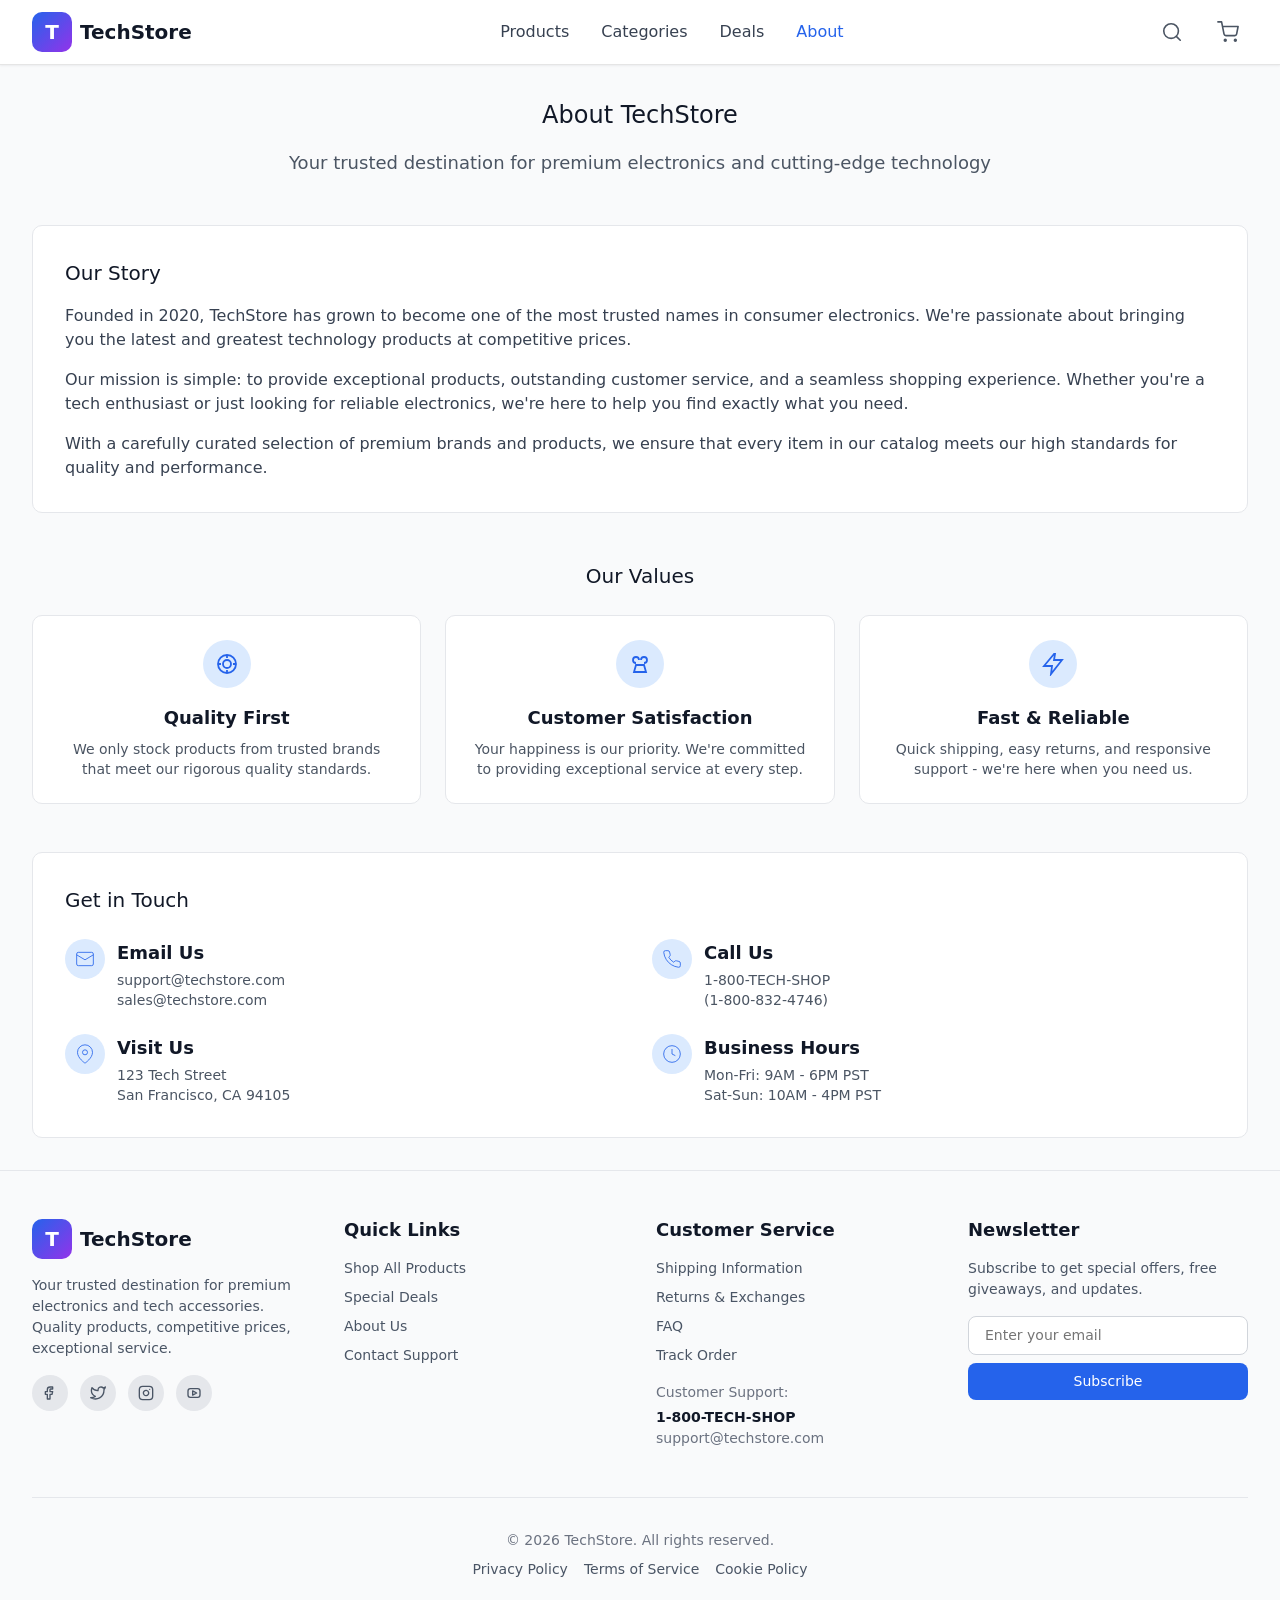
<file: about.html>
<!DOCTYPE html>
<html lang="en">
<head>
  <meta charset="UTF-8">
  <meta name="viewport" content="width=device-width, initial-scale=1.0">
  <title>About &mdash; TechStore</title>
  <link rel="stylesheet" href="css/global.css">
  <link rel="stylesheet" href="css/header.css">
  <link rel="stylesheet" href="css/footer.css">
  <link rel="stylesheet" href="css/about.css">
</head>
<body>
<div class="page-wrapper">
  <div id="site-header" data-page="about"></div>

  <main class="about-page">
    <div class="container">
      <div class="about-hero">
        <h1>About TechStore</h1>
        <p>Your trusted destination for premium electronics and cutting-edge technology</p>
      </div>

      <section class="about-panel about-story">
        <h2>Our Story</h2>
        <div class="about-story__body">
          <p>Founded in 2020, TechStore has grown to become one of the most trusted names in consumer electronics. We're passionate about bringing you the latest and greatest technology products at competitive prices.</p>
          <p>Our mission is simple: to provide exceptional products, outstanding customer service, and a seamless shopping experience. Whether you're a tech enthusiast or just looking for reliable electronics, we're here to help you find exactly what you need.</p>
          <p>With a carefully curated selection of premium brands and products, we ensure that every item in our catalog meets our high standards for quality and performance.</p>
        </div>
      </section>

      <section class="about-values">
        <h2>Our Values</h2>
        <div class="about-values__grid">
          <article class="about-value-card">
            <div class="about-value-card__icon-wrap">
              <div class="about-value-card__icon" aria-hidden="true">
                <svg viewBox="0 0 24 24" fill="none" stroke="currentColor"><circle cx="12" cy="12" r="9"></circle><circle cx="12" cy="12" r="4"></circle><path d="M12 3v3M12 18v3M3 12h3M18 12h3"></path></svg>
              </div>
            </div>
            <h3>Quality First</h3>
            <p>We only stock products from trusted brands that meet our rigorous quality standards.</p>
          </article>

          <article class="about-value-card">
            <div class="about-value-card__icon-wrap">
              <div class="about-value-card__icon" aria-hidden="true">
                <svg viewBox="0 0 24 24" fill="none" stroke="currentColor"><path d="M16 11c1.7 0 3-1.3 3-3s-1.3-3-3-3-3 1.3-3 3"></path><path d="M8 11c-1.7 0-3-1.3-3-3s1.3-3 3-3 3 1.3 3 3"></path><path d="M8 13h8l2 7H6l2-7z"></path></svg>
              </div>
            </div>
            <h3>Customer Satisfaction</h3>
            <p>Your happiness is our priority. We're committed to providing exceptional service at every step.</p>
          </article>

          <article class="about-value-card">
            <div class="about-value-card__icon-wrap">
              <div class="about-value-card__icon" aria-hidden="true">
                <svg viewBox="0 0 24 24" fill="none" stroke="currentColor"><path d="M13 2 3 14h8l-1 8 11-14h-8l1-6z"></path></svg>
              </div>
            </div>
            <h3>Fast & Reliable</h3>
            <p>Quick shipping, easy returns, and responsive support - we're here when you need us.</p>
          </article>
        </div>
      </section>

      <section class="about-panel about-contact">
        <h2>Get in Touch</h2>
        <div class="about-contact__grid">
          <div class="about-contact__item">
            <div class="about-contact__icon" aria-hidden="true">
              <svg viewBox="0 0 24 24" fill="none" stroke="currentColor"><rect x="2" y="4" width="20" height="16" rx="2"></rect><path d="m22 7-10 6L2 7"></path></svg>
            </div>
            <div class="about-contact__content">
              <h3>Email Us</h3>
              <p>support@techstore.com</p>
              <p>sales@techstore.com</p>
            </div>
          </div>

          <div class="about-contact__item">
            <div class="about-contact__icon" aria-hidden="true">
              <svg viewBox="0 0 24 24" fill="none" stroke="currentColor"><path d="M22 16.9v3a2 2 0 0 1-2.2 2 19.8 19.8 0 0 1-8.6-3.1 19.5 19.5 0 0 1-6-6 19.8 19.8 0 0 1-3.1-8.7A2 2 0 0 1 4.1 2h3a2 2 0 0 1 2 1.7c.1 1 .4 1.9.7 2.8a2 2 0 0 1-.5 2.1L8.1 9.9a16 16 0 0 0 6 6l1.3-1.3a2 2 0 0 1 2.1-.4c.9.3 1.8.6 2.8.7A2 2 0 0 1 22 16.9z"></path></svg>
            </div>
            <div class="about-contact__content">
              <h3>Call Us</h3>
              <p>1-800-TECH-SHOP</p>
              <p>(1-800-832-4746)</p>
            </div>
          </div>

          <div class="about-contact__item">
            <div class="about-contact__icon" aria-hidden="true">
              <svg viewBox="0 0 24 24" fill="none" stroke="currentColor"><path d="M21 10c0 7-9 13-9 13S3 17 3 10a9 9 0 0 1 18 0z"></path><circle cx="12" cy="10" r="3"></circle></svg>
            </div>
            <div class="about-contact__content">
              <h3>Visit Us</h3>
              <p>123 Tech Street</p>
              <p>San Francisco, CA 94105</p>
            </div>
          </div>

          <div class="about-contact__item">
            <div class="about-contact__icon" aria-hidden="true">
              <svg viewBox="0 0 24 24" fill="none" stroke="currentColor"><circle cx="12" cy="12" r="10"></circle><path d="M12 6v6l4 2"></path></svg>
            </div>
            <div class="about-contact__content">
              <h3>Business Hours</h3>
              <p>Mon-Fri: 9AM - 6PM PST</p>
              <p>Sat-Sun: 10AM - 4PM PST</p>
            </div>
          </div>
        </div>
      </section>
    </div>
  </main>

  <div id="site-footer"></div>
</div>

<script src="js/header.js"></script>
<script src="js/footer.js"></script>
<script src="js/layout.js"></script>
</body>
</html>
</file>
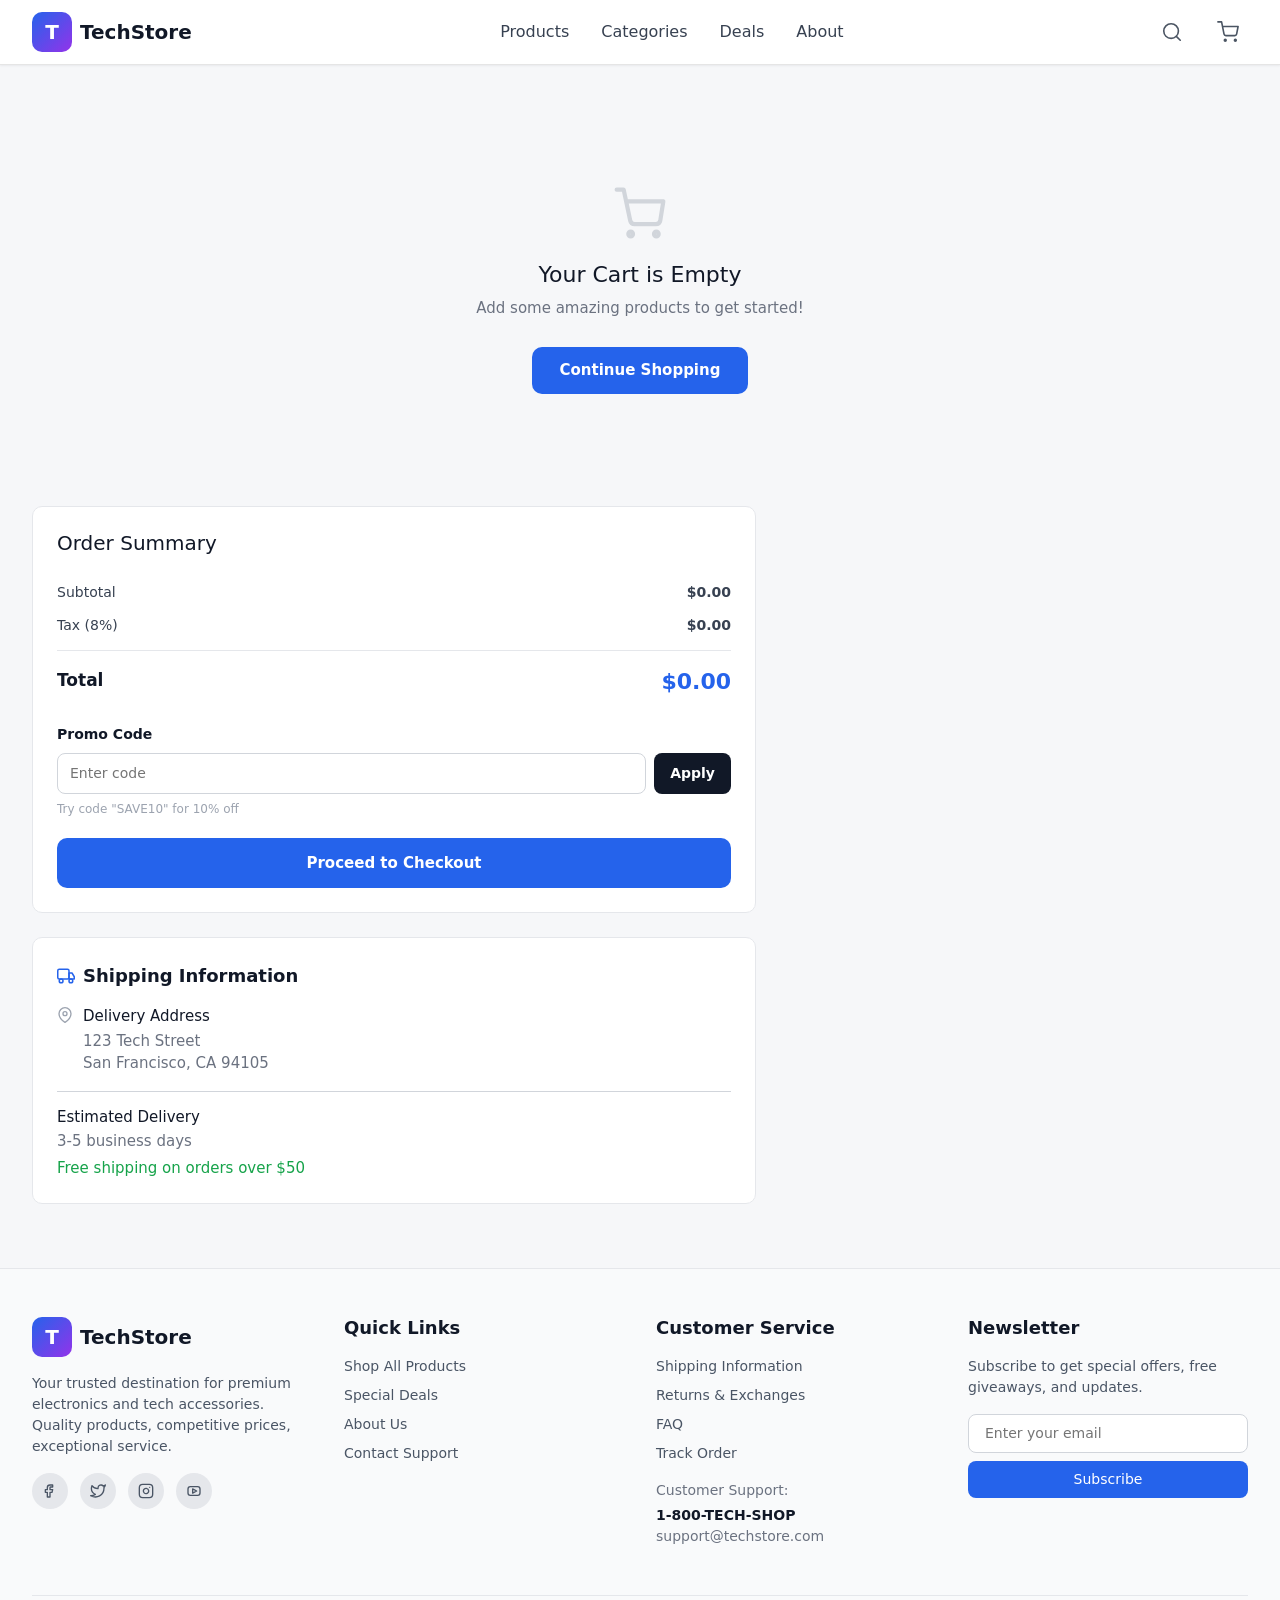
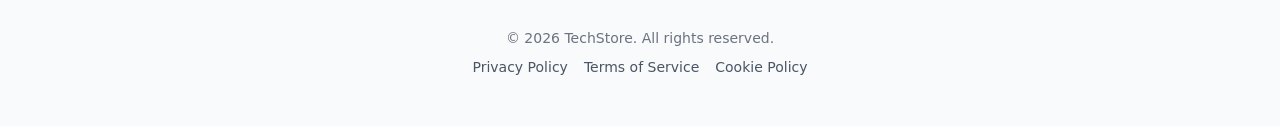
<file: cart.html>
<!DOCTYPE html>
<html lang="en">
<head>
  <meta charset="UTF-8">
  <meta name="viewport" content="width=device-width, initial-scale=1.0">
  <title>Shopping Cart &mdash; TechStore</title>
  <link rel="stylesheet" href="css/global.css">
  <link rel="stylesheet" href="css/header.css">
  <link rel="stylesheet" href="css/footer.css">
  <link rel="stylesheet" href="css/components.css">
  <link rel="stylesheet" href="css/cart.css">
</head>
<body>
<div class="page-wrapper">
  <div id="site-header" data-page="cart"></div>

  <main class="cart-main">
    <div class="container">
      <h1 class="cart-title">Shopping Cart</h1>

      <div class="cart-layout">
        <div class="cart-items" id="cartItems"></div>

        <div class="cart-sidebar">
          <aside class="cart-summary">
            <h2 class="summary-title">Order Summary</h2>

            <div class="summary-row">
              <span>Subtotal</span>
              <span id="summarySubtotal">$0.00</span>
            </div>
            <div class="summary-row summary-discount" id="discountRow" style="display:none">
              <span id="discountLabel">Discount</span>
              <span id="summaryDiscount" class="discount-value"></span>
            </div>
            <div class="summary-row">
              <span>Tax (8%)</span>
              <span id="summaryTax">$0.00</span>
            </div>
            <div class="summary-row summary-total">
              <span>Total</span>
              <span id="summaryTotal">$0.00</span>
            </div>

            <div class="promo-section">
              <label class="promo-label" for="promoInput">Promo Code</label>
              <div class="promo-row">
                <input type="text" id="promoInput" class="promo-input" placeholder="Enter code">
                <button type="button" class="promo-btn" id="promoBtn">Apply</button>
              </div>
              <p class="promo-hint" id="promoHint">Try code "SAVE10" for 10% off</p>
            </div>

            <button type="button" class="checkout-btn">Proceed to Checkout</button>
          </aside>

          <div class="shipping-info">
            <div class="shipping-title">
              <svg viewBox="0 0 24 24" fill="none" stroke="currentColor" stroke-width="2" stroke-linecap="round" stroke-linejoin="round" aria-hidden="true">
                <rect x="1" y="3" width="15" height="13" rx="2"></rect>
                <path d="M16 8h4l3 5v3h-7V8z"></path>
                <circle cx="5.5" cy="18.5" r="2.5"></circle>
                <circle cx="18.5" cy="18.5" r="2.5"></circle>
              </svg>
              Shipping Information
            </div>

            <div class="shipping-address">
              <svg viewBox="0 0 24 24" fill="none" stroke="currentColor" stroke-width="2" stroke-linecap="round" stroke-linejoin="round" aria-hidden="true">
                <path d="M21 10c0 7-9 13-9 13S3 17 3 10a9 9 0 0 1 18 0z"></path>
                <circle cx="12" cy="10" r="3"></circle>
              </svg>
              <div>
                <p class="shipping-address-label">Delivery Address</p>
                <p>123 Tech Street</p>
                <p>San Francisco, CA 94105</p>
              </div>
            </div>

            <div class="shipping-delivery">
              <p class="shipping-delivery-label">Estimated Delivery</p>
              <p>3-5 business days</p>
              <p class="shipping-free">Free shipping on orders over $50</p>
            </div>
          </div>
        </div>
      </div>
    </div>
  </main>

  <div id="site-footer"></div>
</div>

<script src="js/header.js"></script>
<script src="js/footer.js"></script>
<script src="js/layout.js"></script>
<script src="js/cart.js"></script>
<script src="js/cart-page.js"></script>
</body>
</html>
</file>
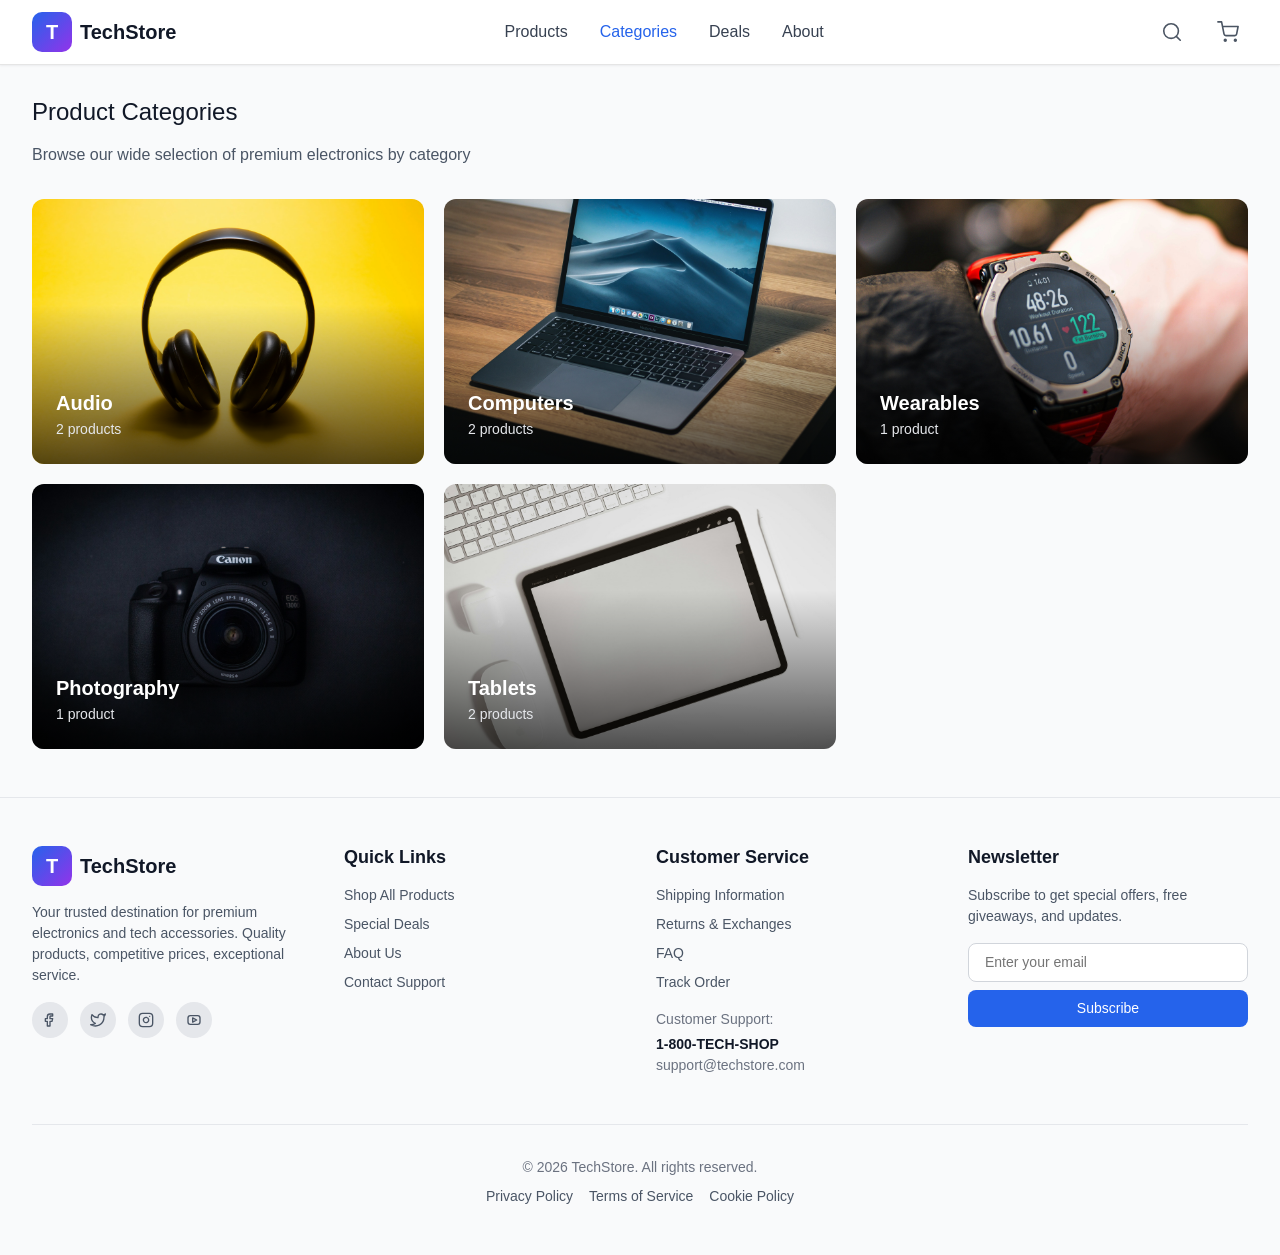
<file: categories.html>
<!DOCTYPE html>
<html lang="en">
<head>
  <meta charset="UTF-8">
  <meta name="viewport" content="width=device-width, initial-scale=1.0">
  <title>Product Categories — TechStore</title>

  <link rel="stylesheet" href="css/global.css">
  <link rel="stylesheet" href="css/header.css">
  <link rel="stylesheet" href="css/footer.css">
  <link rel="stylesheet" href="css/categories.css">
</head>
<body>

<div class="page-wrapper">

  <div id="site-header" data-page="categories"></div>

  <main class="categories-main">
    <div class="container">

      <div class="categories-heading">
        <h1>Product Categories</h1>
        <p>Browse our wide selection of premium electronics by category</p>
      </div>

      <div class="categories-grid">
        <a href="index.html?category=audio" class="category-card">
          <img src="images/headp1.jpg" alt="Audio">
          <div class="category-overlay">
            <span class="category-name">Audio</span>
            <span class="category-count">2 products</span>
          </div>
        </a>

        <a href="index.html?category=computers" class="category-card">
          <img src="images/note2.jpg" alt="Computers">
          <div class="category-overlay">
            <span class="category-name">Computers</span>
            <span class="category-count">2 products</span>
          </div>
        </a>

        <a href="index.html?category=wearables" class="category-card">
          <img src="images/watch3.jpg" alt="Wearables">
          <div class="category-overlay">
            <span class="category-name">Wearables</span>
            <span class="category-count">1 product</span>
          </div>
        </a>

        <a href="index.html?category=photography" class="category-card">
          <img src="images/camera1.jpg" alt="Photography">
          <div class="category-overlay">
            <span class="category-name">Photography</span>
            <span class="category-count">1 product</span>
          </div>
        </a>

        <a href="index.html?category=tablets" class="category-card">
          <img src="images/tab2.jpg" alt="Tablets">
          <div class="category-overlay">
            <span class="category-name">Tablets</span>
            <span class="category-count">2 products</span>
          </div>
        </a>
      </div>
    </div>
  </main>

  <div id="site-footer"></div>
</div>

<script src="js/header.js"></script>
<script src="js/footer.js"></script>
<script src="js/layout.js"></script>
</body>
</html>
</file>
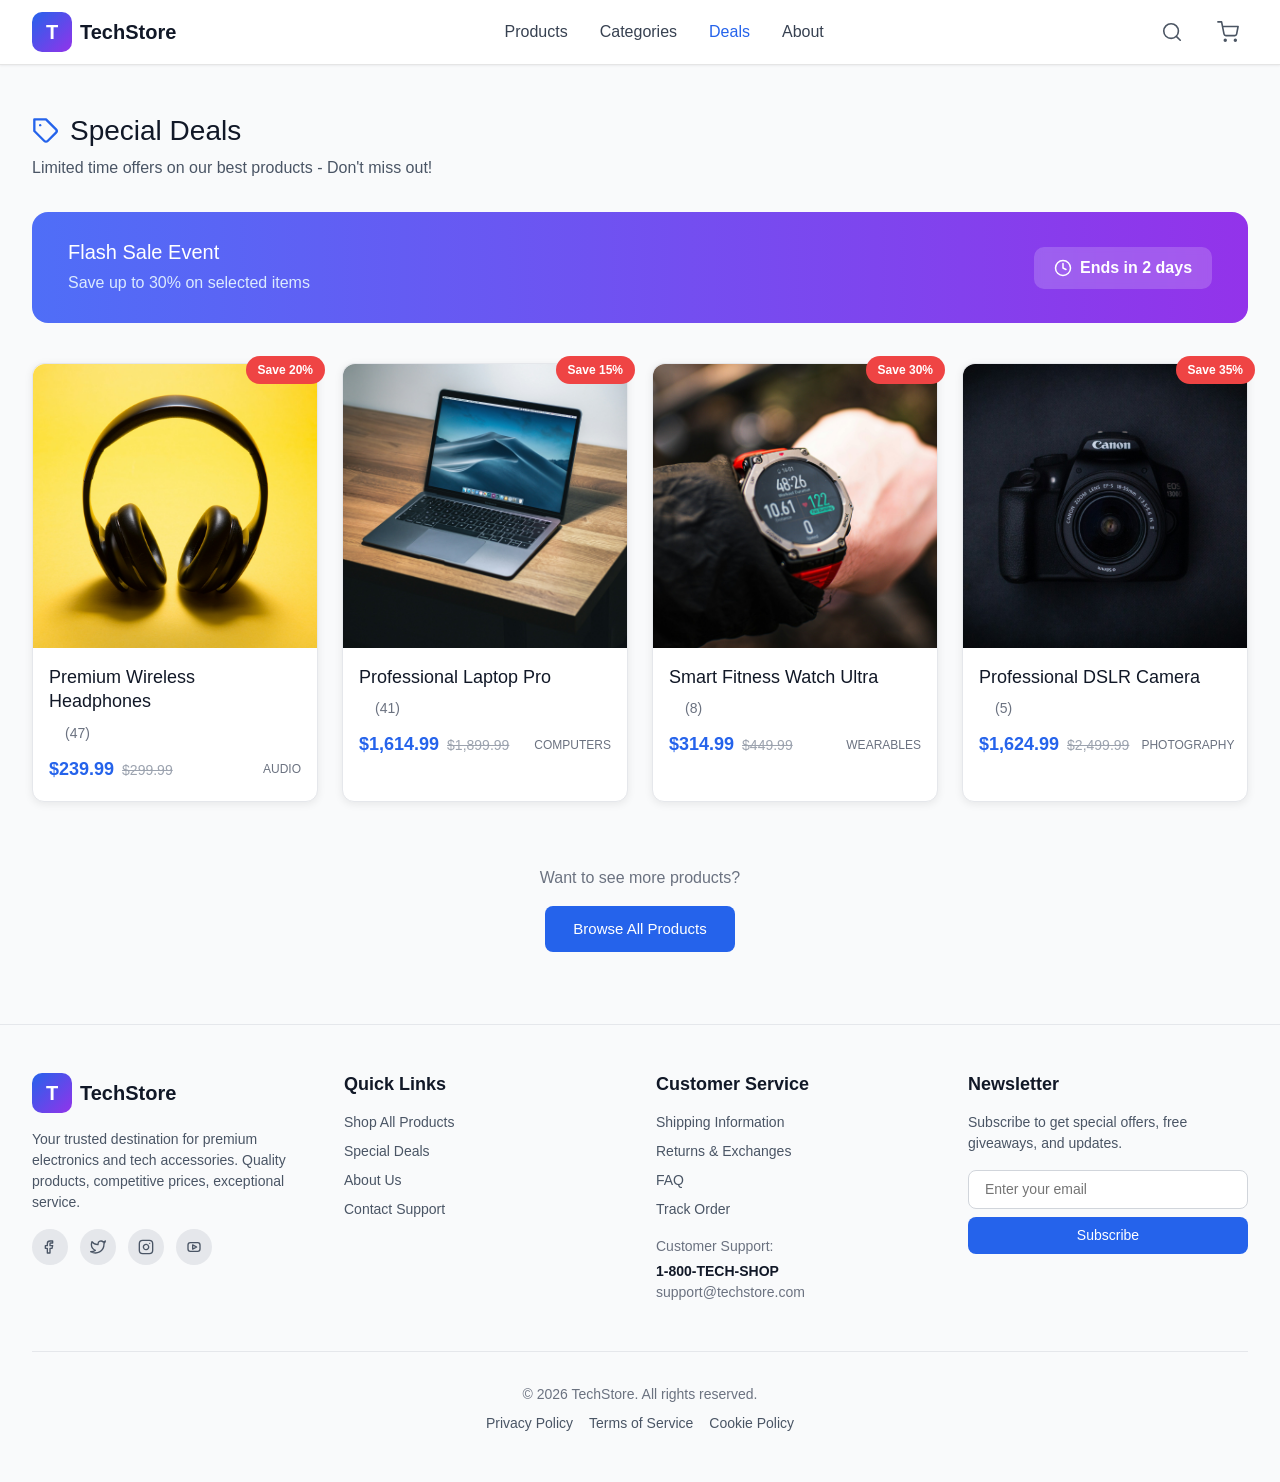
<file: deals.html>
<!DOCTYPE html>
<html lang="en">
<head>
  <meta charset="UTF-8">
  <meta name="viewport" content="width=device-width, initial-scale=1.0">
  <title>Special Deals — TechStore</title>
  <link rel="stylesheet" href="css/global.css">
  <link rel="stylesheet" href="css/header.css">
  <link rel="stylesheet" href="css/footer.css">
  <link rel="stylesheet" href="css/components.css">
  <link rel="stylesheet" href="css/deals.css">
</head>
<body>
<div class="page-wrapper">

  <div id="site-header" data-page="deals"></div>

  <main class="deals-main">
    <div class="container">

      <!-- Heading -->
      <div class="deals-heading">
        <div class="deals-title-row">
          <svg class="deals-tag-icon" viewBox="0 0 24 24" fill="none" stroke="currentColor" stroke-width="2" stroke-linecap="round" stroke-linejoin="round">
            <path d="M20.59 13.41l-7.17 7.17a2 2 0 0 1-2.83 0L2 12V2h10l8.59 8.59a2 2 0 0 1 0 2.82z"></path>
            <line x1="7" y1="7" x2="7.01" y2="7"></line>
          </svg>
          <h1>Special Deals</h1>
        </div>
        <p class="deals-subtitle">Limited time offers on our best products - Don't miss out!</p>
      </div>

      <!-- Flash Sale Banner -->
      <div class="flash-banner">
        <div class="flash-banner-left">
          <h2 class="flash-title">Flash Sale Event</h2>
          <p class="flash-sub">Save up to 30% on selected items</p>
        </div>
        <div class="flash-banner-right">
          <svg viewBox="0 0 24 24" fill="none" stroke="currentColor" stroke-width="2" stroke-linecap="round" stroke-linejoin="round">
            <circle cx="12" cy="12" r="10"></circle>
            <path d="M12 6v6l4 2"></path>
          </svg>
          Ends in 2 days
        </div>
      </div>

      <!-- Products Grid -->
      <div class="deals-grid">

        <a href="product.html?id=2&discount=20" class="product-card deals-card">
          <span class="deal-badge">Save 20%</span>
          <div class="product-image">
            <img src="images/headp1.jpg" alt="Premium Wireless Headphones">
          </div>
          <div class="product-info">
            <div class="product-name">Premium Wireless Headphones</div>
            <div class="product-rating">
              <div class="stars">
                <svg class="star-svg" viewBox="0 0 20 20"><polygon points="10,1 12.9,7 19.5,7.6 14.5,12 16.2,18.5 10,15 3.8,18.5 5.5,12 0.5,7.6 7.1,7" fill="#FBBF24"/></svg>
                <svg class="star-svg" viewBox="0 0 20 20"><polygon points="10,1 12.9,7 19.5,7.6 14.5,12 16.2,18.5 10,15 3.8,18.5 5.5,12 0.5,7.6 7.1,7" fill="#FBBF24"/></svg>
                <svg class="star-svg" viewBox="0 0 20 20"><polygon points="10,1 12.9,7 19.5,7.6 14.5,12 16.2,18.5 10,15 3.8,18.5 5.5,12 0.5,7.6 7.1,7" fill="#FBBF24"/></svg>
                <svg class="star-svg" viewBox="0 0 20 20"><polygon points="10,1 12.9,7 19.5,7.6 14.5,12 16.2,18.5 10,15 3.8,18.5 5.5,12 0.5,7.6 7.1,7" fill="#FBBF24"/></svg>
                <svg class="star-svg" viewBox="0 0 20 20"><polygon points="10,1 12.9,7 19.5,7.6 14.5,12 16.2,18.5 10,15 3.8,18.5 5.5,12 0.5,7.6 7.1,7" fill="#D1D5DB"/></svg>
              </div>
              <span class="rating-value">(47)</span>
            </div>
            <div class="product-meta">
              <div class="price-group">
                <span class="product-price-sale">$239.99</span>
                <span class="product-price-original">$299.99</span>
              </div>
              <span class="product-category">AUDIO</span>
            </div>
          </div>
        </a>

        <a href="product.html?id=4&discount=15" class="product-card deals-card">
          <span class="deal-badge">Save 15%</span>
          <div class="product-image">
            <img src="images/note2.jpg" alt="Professional Laptop Pro">
          </div>
          <div class="product-info">
            <div class="product-name">Professional Laptop Pro</div>
            <div class="product-rating">
              <div class="stars">
                <svg class="star-svg" viewBox="0 0 20 20"><polygon points="10,1 12.9,7 19.5,7.6 14.5,12 16.2,18.5 10,15 3.8,18.5 5.5,12 0.5,7.6 7.1,7" fill="#FBBF24"/></svg>
                <svg class="star-svg" viewBox="0 0 20 20"><polygon points="10,1 12.9,7 19.5,7.6 14.5,12 16.2,18.5 10,15 3.8,18.5 5.5,12 0.5,7.6 7.1,7" fill="#FBBF24"/></svg>
                <svg class="star-svg" viewBox="0 0 20 20"><polygon points="10,1 12.9,7 19.5,7.6 14.5,12 16.2,18.5 10,15 3.8,18.5 5.5,12 0.5,7.6 7.1,7" fill="#FBBF24"/></svg>
                <svg class="star-svg" viewBox="0 0 20 20"><polygon points="10,1 12.9,7 19.5,7.6 14.5,12 16.2,18.5 10,15 3.8,18.5 5.5,12 0.5,7.6 7.1,7" fill="#FBBF24"/></svg>
                <svg class="star-svg" viewBox="0 0 20 20"><polygon points="10,1 12.9,7 19.5,7.6 14.5,12 16.2,18.5 10,15 3.8,18.5 5.5,12 0.5,7.6 7.1,7" fill="#FBBF24"/></svg>
              </div>
              <span class="rating-value">(41)</span>
            </div>
            <div class="product-meta">
              <div class="price-group">
                <span class="product-price-sale">$1,614.99</span>
                <span class="product-price-original">$1,899.99</span>
              </div>
              <span class="product-category">COMPUTERS</span>
            </div>
          </div>
        </a>

        <a href="product.html?id=5&discount=30" class="product-card deals-card">
          <span class="deal-badge">Save 30%</span>
          <div class="product-image">
            <img src="images/watch3.jpg" alt="Smart Fitness Watch Ultra">
          </div>
          <div class="product-info">
            <div class="product-name">Smart Fitness Watch Ultra</div>
            <div class="product-rating">
              <div class="stars">
                <svg class="star-svg" viewBox="0 0 20 20"><polygon points="10,1 12.9,7 19.5,7.6 14.5,12 16.2,18.5 10,15 3.8,18.5 5.5,12 0.5,7.6 7.1,7" fill="#FBBF24"/></svg>
                <svg class="star-svg" viewBox="0 0 20 20"><polygon points="10,1 12.9,7 19.5,7.6 14.5,12 16.2,18.5 10,15 3.8,18.5 5.5,12 0.5,7.6 7.1,7" fill="#FBBF24"/></svg>
                <svg class="star-svg" viewBox="0 0 20 20"><polygon points="10,1 12.9,7 19.5,7.6 14.5,12 16.2,18.5 10,15 3.8,18.5 5.5,12 0.5,7.6 7.1,7" fill="#FBBF24"/></svg>
                <svg class="star-svg" viewBox="0 0 20 20"><polygon points="10,1 12.9,7 19.5,7.6 14.5,12 16.2,18.5 10,15 3.8,18.5 5.5,12 0.5,7.6 7.1,7" fill="#FBBF24"/></svg>
                <svg class="star-svg" viewBox="0 0 20 20"><polygon points="10,1 12.9,7 19.5,7.6 14.5,12 16.2,18.5 10,15 3.8,18.5 5.5,12 0.5,7.6 7.1,7" fill="#D1D5DB"/></svg>
              </div>
              <span class="rating-value">(8)</span>
            </div>
            <div class="product-meta">
              <div class="price-group">
                <span class="product-price-sale">$314.99</span>
                <span class="product-price-original">$449.99</span>
              </div>
              <span class="product-category">WEARABLES</span>
            </div>
          </div>
        </a>

        <a href="product.html?id=3&discount=35" class="product-card deals-card">
          <span class="deal-badge">Save 35%</span>
          <div class="product-image">
            <img src="images/camera1.jpg" alt="Professional DSLR Camera">
          </div>
          <div class="product-info">
            <div class="product-name">Professional DSLR Camera</div>
            <div class="product-rating">
              <div class="stars">
                <svg class="star-svg" viewBox="0 0 20 20"><polygon points="10,1 12.9,7 19.5,7.6 14.5,12 16.2,18.5 10,15 3.8,18.5 5.5,12 0.5,7.6 7.1,7" fill="#FBBF24"/></svg>
                <svg class="star-svg" viewBox="0 0 20 20"><polygon points="10,1 12.9,7 19.5,7.6 14.5,12 16.2,18.5 10,15 3.8,18.5 5.5,12 0.5,7.6 7.1,7" fill="#FBBF24"/></svg>
                <svg class="star-svg" viewBox="0 0 20 20"><polygon points="10,1 12.9,7 19.5,7.6 14.5,12 16.2,18.5 10,15 3.8,18.5 5.5,12 0.5,7.6 7.1,7" fill="#FBBF24"/></svg>
                <svg class="star-svg" viewBox="0 0 20 20"><polygon points="10,1 12.9,7 19.5,7.6 14.5,12 16.2,18.5 10,15 3.8,18.5 5.5,12 0.5,7.6 7.1,7" fill="#FBBF24"/></svg>
                <svg class="star-svg" viewBox="0 0 20 20"><polygon points="10,1 12.9,7 19.5,7.6 14.5,12 16.2,18.5 10,15 3.8,18.5 5.5,12 0.5,7.6 7.1,7" fill="#FBBF24"/></svg>
              </div>
              <span class="rating-value">(5)</span>
            </div>
            <div class="product-meta">
              <div class="price-group">
                <span class="product-price-sale">$1,624.99</span>
                <span class="product-price-original">$2,499.99</span>
              </div>
              <span class="product-category">PHOTOGRAPHY</span>
            </div>
          </div>
        </a>

      </div>

      <!-- CTA -->
      <div class="deals-cta">
        <p>Want to see more products?</p>
        <a href="index.html" class="deals-cta-btn">Browse All Products</a>
      </div>

    </div>
  </main>

  <div id="site-footer"></div>
</div>

<script src="js/header.js"></script>
<script src="js/footer.js"></script>
<script src="js/layout.js"></script>
</body>
</html>
</file>
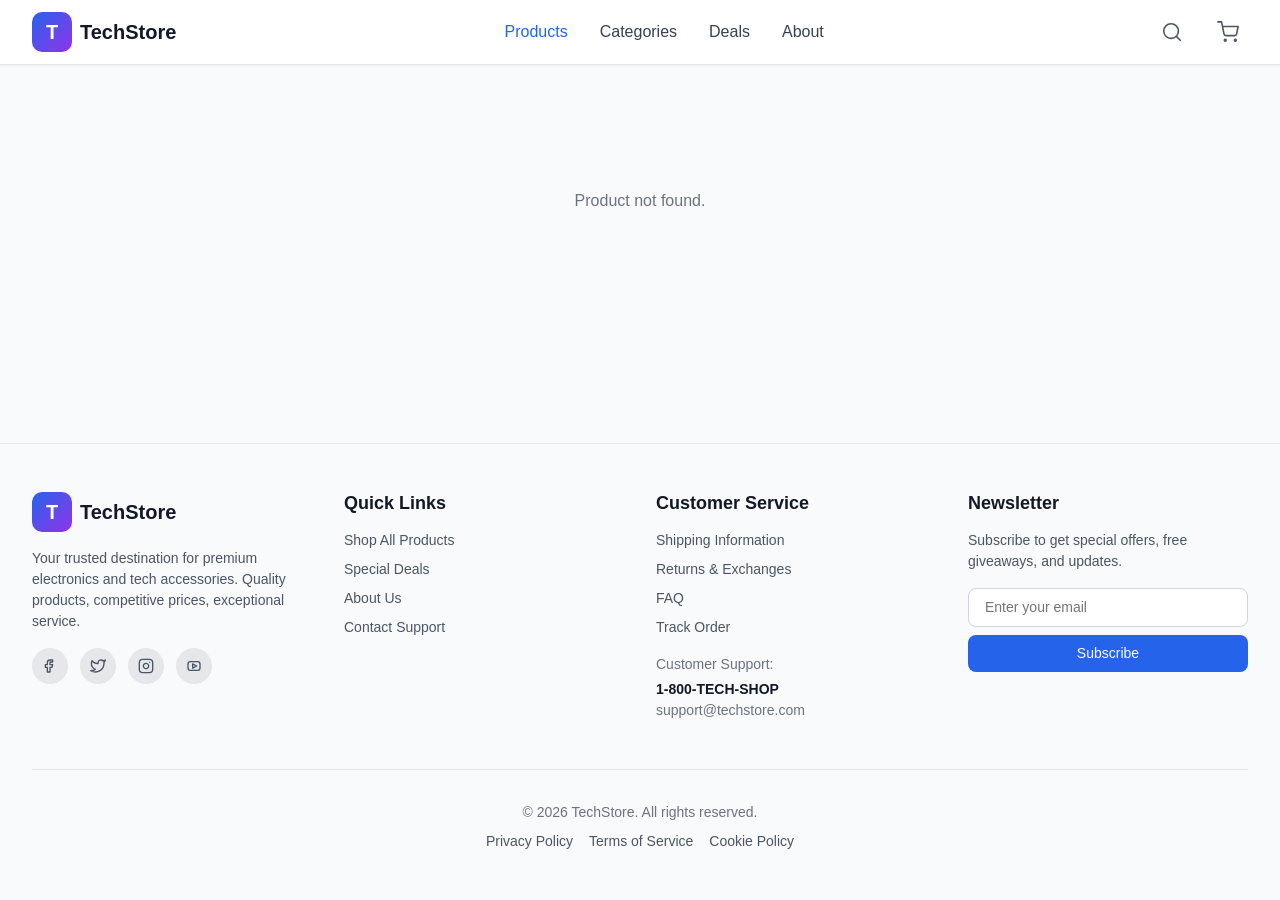
<file: product.html>
<!DOCTYPE html>
<html lang="en">
<head>
  <meta charset="UTF-8">
  <meta name="viewport" content="width=device-width, initial-scale=1.0">
  <title>Product — TechStore</title>
  <link rel="stylesheet" href="css/global.css">
  <link rel="stylesheet" href="css/header.css">
  <link rel="stylesheet" href="css/footer.css">
  <link rel="stylesheet" href="css/product.css">
</head>
<body>
<div class="page-wrapper">

  <div id="site-header" data-page="products"></div>

  <main class="product-main">
    <div class="container">

      <nav class="breadcrumb" id="breadcrumb" aria-label="Breadcrumb"></nav>

      <div id="productDetail" class="product-detail-wrap">
        <div class="product-loading">Loading...</div>
      </div>

      <section class="related-section" id="relatedSection" hidden>
        <h2 class="related-title">Related Products</h2>
        <div class="related-grid" id="relatedGrid"></div>
      </section>

    </div>
  </main>

  <div id="site-footer"></div>
</div>

<script src="js/header.js"></script>
<script src="js/footer.js"></script>
<script src="js/layout.js"></script>
<script src="js/data.js"></script>
<script src="js/stars.js"></script>
<script src="js/product.js"></script>
</body>
</html>
</file>
<file: css/global.css>
:root {
    --color-text: #111827;
    --color-text-secondary: #374151;
    --color-muted: #4b5563;
    --color-soft: #6b7280;
    --color-faint: #9ca3af;
    --color-border: #e5e7eb;
    --color-border-strong: #d1d5db;
    --color-bg: #f6f7f9;
    --color-bg-soft: #f3f4f6;
    --color-white: #ffffff;
    --color-black: #111827;
    --color-blue: #2563eb;
    --color-blue-dark: #1d4ed8;
    --color-blue-soft: #eff6ff;
    --color-success: #16a34a;
    --color-danger: #ef4444;
    --gradient-brand: linear-gradient(135deg, #2563eb, #9333ea);
    --radius-sm: 8px;
    --radius-md: 10px;
    --space-1: 8px;
    --space-2: 16px;
    --space-3: 24px;
    --space-4: 32px;
    --container-max: 1536px;
    --shadow-sm: 0 1px 2px rgba(17, 24, 39, 0.06);
    --shadow-card: none;
    --shadow-card-hover: 0 4px 8px rgba(17, 24, 39, 0.08);
    --shadow-lg: 0 10px 15px -3px rgba(17, 24, 39, 0.1), 0 4px 6px -4px rgba(17, 24, 39, 0.1);
    --focus-ring: 0 0 0 3px rgba(37, 99, 235, 0.18);
}

*,
*::before,
*::after {
    margin: 0;
    padding: 0;
    box-sizing: border-box;
}

html {
    scroll-behavior: smooth;
}

body {
    min-height: 100vh;
    font-family: ui-sans-serif, system-ui, -apple-system, BlinkMacSystemFont, "Segoe UI", sans-serif;
    font-size: 16px;
    line-height: 1.5;
    color: var(--color-text);
    background: var(--color-bg);
}

.page-wrapper {
    display: flex;
    min-height: 100vh;
    flex-direction: column;
}

img,
svg {
    display: block;
    max-width: 100%;
}

a {
    color: inherit;
    text-decoration: none;
}

button,
input,
select {
    font: inherit;
}

button,
select,
input {
    color: inherit;
}

button {
    cursor: pointer;
}

button:disabled {
    cursor: not-allowed;
}

:focus-visible {
    outline: none;
    box-shadow: var(--focus-ring);
}

h1,
h2,
h3 {
    color: var(--color-text);
    line-height: 1.25;
}

h1 {
    font-size: 2rem;
    font-weight: 500;
}

h2 {
    font-size: 1.5rem;
    font-weight: 500;
}

h3 {
    font-size: 1rem;
    font-weight: 600;
}

.container {
    width: 100%;
    max-width: var(--container-max);
    margin: 0 auto;
    padding: 0 16px;
}

@media (min-width: 1024px) {
    .container {
        padding: 0 32px;
    }
}
</file>
<file: css/header.css>
.header {
    background-color: var(--color-white, #fff);
    position: sticky;
    top: 0;
    z-index: 50;
    border-bottom: 1px solid rgba(0, 0, 0, 0.1);
    box-shadow: var(--shadow-sm, 0 1px 2px rgba(17, 24, 39, 0.06));
}

.header .container {
    display: flex;
    align-items: center;
    justify-content: space-between;
    height: 64px;
}

.logo {
    display: flex;
    align-items: center;
    gap: 8px;
    font-weight: 700;
    color: #111827;
    flex-shrink: 0;
    text-decoration: none;
}

.logo-wordmark {
    font-size: 20px;
    line-height: 1;
}

.logo-icon {
    background-image: var(--gradient-brand, linear-gradient(135deg, #2563eb, #9333ea));
    color: white;
    width: 40px;
    height: 40px;
    border-radius: 10px;
    display: flex;
    align-items: center;
    font-weight: 700;
    justify-content: center;
    font-size: 20px;
}

.nav {
    display: flex;
    align-items: center;
    justify-content: center;
    flex-wrap: wrap;
    gap: 32px;
}

.nav__link {
    color: #374151;
    font-size: 16px;
    font-weight: 400;
    transition: color 0.2s ease-in-out;
    text-decoration: none;
    white-space: nowrap;
}

.nav__link:hover,
.nav__link[aria-current="page"] {
    color: #2563eb;
}

.header-icons {
    display: flex;
    align-items: center;
    justify-content: flex-end;
    gap: 16px;
    flex-shrink: 0;
}

.icon-btn {
    display: flex;
    align-items: center;
    justify-content: center;
    background: none;
    border: none;
    width: 40px;
    height: 40px;
    padding: 8px;
    cursor: pointer;
    position: relative;
    color: #4b5563;
    border-radius: 50%;
    transition: color 0.2s, background 0.2s;
}

.icon-btn:hover {
    color: #374151;
    background: #f3f4f6;
}

.icon-btn__svg { 
    display: block; 
    flex-shrink: 0; 
}

.cart-badge {
    position: absolute;
    top: -2px;
    right: -2px;
    min-width: 18px;
    height: 18px;
    padding: 0 4px;
    background: #2563eb;
    color: white;
    font-size: 10px;
    font-weight: 600;
    line-height: 18px;
    text-align: center;
    border-radius: 9px;
    border: 2px solid #fff;
    box-sizing: border-box;
}

.cart-badge[hidden] {
    display: none;
}

.menu-btn {
    display: none;
}

@media (max-width: 767px) {
    .logo-wordmark {
        display: none;
    }

    .nav {
        display: none;
    }

    .menu-btn {
        display: inline-flex;
    }
}

.mobile-nav {
    display: none;
    position: fixed;
    top: 64px;
    left: 0;
    right: 0;
    z-index: 40;
    overflow: hidden;
    max-height: 0;
    border-bottom: 1px solid var(--color-border, #e5e7eb);
    background: var(--color-white, #fff);
    box-shadow: 0 8px 16px rgba(17, 24, 39, 0.08);
    transition: max-height 0.25s ease;
}

.mobile-nav.open {
    max-height: 320px;
}

.mobile-nav-links {
    display: flex;
    flex-direction: column;
    padding: 8px 16px 12px;
}

.mobile-nav-links a {
    padding: 10px 0;
    color: #374151;
    font-size: 16px;
    transition: color 0.15s ease;
}

.mobile-nav-links a:hover,
.mobile-nav-links a[aria-current="page"] {
    color: #2563eb;
}

@media (max-width: 767px) {
    .mobile-nav {
        display: block;
    }
}
</file>
<file: css/footer.css>
.footer {
    border-top: 1px solid #e5e7eb;
    background: #f9fafb;
    padding: 48px 0 0;
}

.footer > div {
    max-width: 1536px;
    margin: 0 auto;
    padding: 0 16px 48px;
}

.footer-grid {
    display: grid;
    gap: 32px;
}

.footer-logo {
    display: flex;
    align-items: center;
    gap: 8px;
    margin-bottom: 16px;
}

.logo-text {
    font-size: 20px;
    font-weight: 700;
}

.footer-brand p {
    margin-bottom: 16px;
    color: #4A5565;
    font-size: 14px;
}

.footer-social {
    display: flex;
    gap: 12px;
}

.footer-social__link {
    display: flex;
    width: 36px;
    height: 36px;
    align-items: center;
    justify-content: center;
    border-radius: 999px;
    background: #e5e7eb;
    color: #374151;
    transition: background-color 0.2s ease, color 0.2s ease;
}

.footer .footer-social__link:hover {
    background: #2563eb;
    color: #fff;
}

.footer .footer-social__link:hover .footer-social__icon {
    color: #fff;
}

.footer-social__icon {
    width: 16px;
    height: 16px;
}

.footer h3 {
    margin-bottom: 16px;
    font-size: 18px;
    font-weight: 600;
}

.footer ul {
    list-style: none;
}

.footer-links ul,
.footer-service ul {
    display: grid;
    gap: 8px;
    font-size: 14px;
}

.footer a {
    color: #4A5565;
    transition: color 0.2s ease;
}

.footer a:not(.footer-social__link):hover {
    color: #2563eb;
}

.footer-service__support {
    margin-top: 16px;
    font-size: 14px;
}

.footer-service__support p:first-child {
    margin-bottom: 4px;
    color: #6b7280;
}

.footer-service__support p:last-child {
    color: #6b7280;
}

.footer-newsletter p {
    margin-bottom: 16px;
    color: #4A5565;
    font-size: 14px;
}

.footer-newsletter__form {
    display: grid;
    gap: 8px;
}

.footer-newsletter input[type="email"] {
    width: 100%;
    padding: 8px 16px;
    border: 1px solid #d1d5db;
    border-radius: 8px;
    background: #fff;
    font-size: 14px;
}

.footer-newsletter input[type="email"]:focus {
    border-color: #2563eb;
    outline: none;
    box-shadow: 0 0 0 2px rgba(37, 99, 235, 0.2);
}

.footer-newsletter button {
    width: 100%;
    padding: 8px 16px;
    border: none;
    border-radius: 8px;
    background: #2563eb;
    color: #fff;
    font-size: 14px;
    cursor: pointer;
    transition: background-color 0.2s ease;
}

.footer-newsletter button:hover {
    background: #1d4ed8;
}

.footer-bottom {
    margin-top: 48px;
    padding-top: 32px;
    border-top: 1px solid #e5e7eb;
    color: #6b7280;
    font-size: 14px;
    text-align: center;
}

.footer-bottom ul {
    display: flex;
    justify-content: center;
    gap: 16px;
    flex-wrap: wrap;
    margin-top: 8px;
}

@media (min-width: 768px) {
    .footer-grid {
        grid-template-columns: repeat(2, minmax(0, 1fr));
    }
}

@media (min-width: 1024px) {
    .footer > div {
        padding: 0 32px 48px;
    }

    .footer-grid {
        grid-template-columns: repeat(4, minmax(0, 1fr));
    }
}
</file>
<file: css/about.css>
.about-page {
    padding: 32px 0;
    background: #f9fafb;
}

.about-page h1,
.about-page h2,
.about-page h3 {
    font-weight: 500;
}

.about-page h1 {
    font-size: 24px;
    line-height: 1.5;
}

.about-page h2 {
    font-size: 20px;
    line-height: 1.5;
}

.about-page h3 {
    font-size: 18px;
    line-height: 1.5;
}

.about-hero {
    margin-bottom: 48px;
    text-align: center;
}

.about-hero h1 {
    margin-bottom: 16px;
}

.about-hero p {
    max-width: 768px;
    margin: 0 auto;
    color: #4b5563;
    font-size: 18px;
    line-height: 1.56;
}

.about-panel {
    padding: 32px;
    border: 1px solid #e5e7eb;
    border-radius: 10px;
    background: #ffffff;
    box-shadow: var(--shadow-card, 0 1px 2px rgba(17, 24, 39, 0.05));
}

.about-story {
    margin-bottom: 48px;
}

.about-story h2 {
    margin-bottom: 16px;
}

.about-story__body {
    color: #374151;
}

.about-story__body p + p {
    margin-top: 16px;
}

.about-values {
    margin-bottom: 48px;
}

.about-values h2 {
    margin-bottom: 24px;
    text-align: center;
}

.about-values__grid {
    display: grid;
    gap: 24px;
}

.about-value-card {
    padding: 24px;
    border: 1px solid #e5e7eb;
    border-radius: 10px;
    background: #ffffff;
    text-align: center;
    box-shadow: var(--shadow-card, 0 1px 2px rgba(17, 24, 39, 0.05));
    transition: box-shadow 0.2s ease, transform 0.2s ease;
}

.about-value-card:hover {
    box-shadow: var(--shadow-card-hover, 0 4px 8px rgba(17, 24, 39, 0.1));
    transform: translateY(-1px);
}

.about-value-card__icon-wrap {
    display: flex;
    justify-content: center;
    margin-bottom: 16px;
}

.about-value-card__icon {
    display: flex;
    align-items: center;
    justify-content: center;
    width: 48px;
    height: 48px;
    border-radius: 999px;
    background: #dbeafe;
    color: #2563eb;
}

.about-value-card__icon svg {
    width: 24px;
    height: 24px;
    stroke-width: 1.8;
}

.about-value-card h3 {
    margin-bottom: 8px;
    font-weight: 600;
}

.about-value-card p {
    color: #4b5563;
    font-size: 14px;
    line-height: 1.43;
}

.about-contact h2 {
    margin-bottom: 24px;
}

.about-contact__grid {
    display: grid;
    gap: 24px;
}

.about-contact__item {
    display: flex;
    align-items: flex-start;
    gap: 12px;
}

.about-contact__icon {
    display: flex;
    align-items: center;
    justify-content: center;
    flex-shrink: 0;
    width: 40px;
    height: 40px;
    border-radius: 999px;
    background: #dbeafe;
    color: #2563eb;
}

.about-contact__icon svg {
    width: 20px;
    height: 20px;
}

.about-contact__content h3 {
    margin-bottom: 4px;
    font-weight: 600;
}

.about-contact__content p {
    color: #4b5563;
    font-size: 14px;
    line-height: 1.43;
}

@media (min-width: 768px) {
    .about-values__grid {
        grid-template-columns: repeat(3, minmax(0, 1fr));
    }

    .about-contact__grid {
        grid-template-columns: repeat(2, minmax(0, 1fr));
    }
}
</file>
<file: css/components.css>
.btn {
    display: inline-flex;
    align-items: center;
    justify-content: center;
    padding: 12px 24px;
    background: #2563eb;
    color: #fff;
    border-radius: 8px;
    font-weight: 600;
    transition: background 0.2s;
    cursor: pointer;
    border: none;
}
.btn:hover { background: #1d4ed8; }

.stars-inline {
    display: inline-flex;
    align-items: center;
    gap: 2px;
    line-height: 1;
}

.star {
    display: inline-flex;
    width: 18px;
    height: 18px;
    align-items: center;
    justify-content: center;
    line-height: 1;
}

.star__icon {
    width: 100%;
    height: 100%;
    overflow: hidden;
    vertical-align: middle;
}

.star__icon path {
    fill: currentColor;
}

.star.full, .star--full { color: #FDC700; }
.star.empty, .star--empty { color: #e5e7eb; }
.star--half {
    position: relative;
}

.star__half-bg {
    position: absolute;
    left: 0;
    top: 0;
    width: 100%;
    height: 100%;
    color: #d1d5db;
    line-height: 1;
}

.star__half-fg {
    position: absolute;
    left: 0;
    top: 0;
    width: 50%;
    height: 100%;
    overflow: hidden;
    color: #FDC700;
    line-height: 1;
}

.rating-num {
    font-size: 14px;
    color: #6b7280;
    margin-left: 8px;
}

.product-card {
    position: relative;
    display: flex;
    min-width: 0;
    height: 100%;
    flex-direction: column;
    overflow: hidden;
    border: 1px solid var(--color-border, #e5e7eb);
    border-radius: 8px;
    background: var(--color-white, #fff);
    box-shadow: var(--shadow-card, none);
    transition: box-shadow 0.2s ease, transform 0.2s ease;
}

.product-card:hover {
    box-shadow: var(--shadow-card-hover, 0 4px 8px rgba(17, 24, 39, 0.1));
}

.product-card-link {
    display: block;
    flex: 1;
    color: inherit;
}

.product-image {
    overflow: hidden;
    aspect-ratio: 1 / 1;
    background: var(--color-bg-soft, #f3f4f6);
}

.product-image img {
    width: 100%;
    height: 100%;
    object-fit: cover;
    transition: transform 0.3s ease;
}

.product-card-link:hover .product-image img,
.product-card:hover .product-image img {
    transform: scale(1.05);
}

.product-info {
    min-height: 128px;
    padding: 17px 16px 18px;
}

.product-name {
    margin: 0 0 9px;
    color: var(--color-text, #111827);
    font-size: 18px;
    font-weight: 500;
    line-height: 1.35;
}

.product-rating {
    display: flex;
    align-items: center;
    gap: 8px;
    margin-bottom: 8px;
}

.stars {
    display: inline-flex;
    align-items: center;
    gap: 2px;
}

.rating-value {
    color: var(--color-soft, #6b7280);
    font-size: 14px;
}

.product-meta {
    display: flex;
    align-items: center;
    justify-content: space-between;
    gap: 12px;
    margin-top: 12px;
}

.product-price {
    color: var(--color-blue, #2563eb);
    font-size: 18px;
    font-weight: 700;
}

.product-category {
    color: var(--color-soft, #6b7280);
    font-size: 12px;
    text-transform: uppercase;
    white-space: nowrap;
}

.product-card-footer {
    position: absolute;
    left: 16px;
    right: 16px;
    bottom: 16px;
    opacity: 0;
    transform: translateY(6px);
    transition: opacity 0.2s ease, transform 0.2s ease;
}

.product-card:hover .product-card-footer,
.product-card:focus-within .product-card-footer {
    opacity: 1;
    transform: translateY(0);
}

.add-to-cart-btn {
    display: inline-flex;
    width: 100%;
    min-height: 42px;
    align-items: center;
    justify-content: center;
    padding: 10px 16px;
    border: none;
    border-radius: 8px;
    background: var(--color-black, #111827);
    color: var(--color-white, #fff);
    font-size: 14px;
    font-weight: 500;
    transition: background-color 0.2s ease, opacity 0.2s ease;
}

.add-to-cart-btn:hover {
    background: var(--color-text-secondary, #374151);
}

.add-to-cart-btn:disabled {
    background: #059669;
    color: #fff;
    opacity: 1;
}

.no-results {
    grid-column: 1 / -1;
    padding: 80px 0;
    text-align: center;
}

.no-results-title {
    margin: 0 0 8px;
    color: var(--color-soft, #6b7280);
    font-size: 18px;
    font-weight: 500;
}

.no-results-sub {
    margin: 0;
    color: var(--color-soft, #6b7280);
    font-size: 14px;
}
</file>
<file: css/cart.css>
.cart-main {
    flex: 1;
    min-height: calc(100vh - 64px);
    padding: 40px 0 64px;
    background: var(--color-bg);
}

.cart-title {
    margin: 0 0 28px;
    color: var(--color-text);
    font-size: 24px;
    font-weight: 500;
}

.cart-layout {
    display: grid;
    grid-template-columns: 1fr;
    gap: 32px;
    align-items: start;
}

.cart-items,
.cart-sidebar {
    display: flex;
    flex-direction: column;
    gap: 16px;
}

.cart-sidebar {
    gap: 24px;
}

.cart-item,
.cart-summary,
.shipping-info {
    border: 1px solid var(--color-border);
    border-radius: 10px;
    background: var(--color-white);
}

.cart-item {
    display: flex;
    gap: 20px;
    padding: 20px 24px;
}

.cart-item-img {
    width: 130px;
    height: 130px;
    flex-shrink: 0;
    border-radius: 8px;
    object-fit: cover;
    background: var(--color-bg-soft);
}

.cart-item-content {
    display: flex;
    min-width: 0;
    flex: 1;
    flex-direction: column;
}

.cart-item-row-top,
.cart-item-row-bottom {
    display: flex;
    justify-content: space-between;
    gap: 16px;
}

.cart-item-row-top {
    align-items: flex-start;
}

.cart-item-row-bottom {
    align-items: center;
    margin-top: auto;
    padding-top: 16px;
}

.cart-item-name {
    color: var(--color-text);
    font-size: 16px;
    font-weight: 500;
    transition: color 0.15s ease;
}

.cart-item-name:hover {
    color: var(--color-blue);
}

.cart-item-category {
    margin-top: 3px;
    color: var(--color-faint);
    font-size: 13px;
}

.cart-item-remove {
    display: flex;
    width: 32px;
    height: 32px;
    flex-shrink: 0;
    align-items: center;
    justify-content: center;
    border: none;
    border-radius: 50%;
    background: transparent;
    color: var(--color-border-strong);
    transition: background-color 0.15s ease, color 0.15s ease;
}

.cart-item-remove:hover {
    background: #fee2e2;
    color: var(--color-danger);
}

.cart-item-remove svg {
    width: 20px;
    height: 20px;
    stroke-width: 1.5;
}

.cart-item-controls {
    display: flex;
    align-items: center;
    gap: 14px;
}

.qty-btn {
    display: flex;
    width: 32px;
    height: 32px;
    align-items: center;
    justify-content: center;
    border: 1px solid var(--color-border-strong);
    border-radius: 8px;
    background: var(--color-white);
    color: var(--color-text-secondary);
    font-size: 18px;
    line-height: 1;
    transition: border-color 0.15s ease, background-color 0.15s ease, opacity 0.15s ease;
}

.qty-btn:hover:not(:disabled) {
    border-color: var(--color-faint);
    background: var(--color-bg);
}

.qty-btn:disabled {
    opacity: 0.5;
}

.qty-value {
    min-width: 20px;
    text-align: center;
    font-weight: 500;
}

.cart-item-price {
    text-align: right;
}

.cart-item-total {
    color: var(--color-blue);
    font-size: 18px;
    font-weight: 700;
}

.cart-item-unit {
    margin-top: 2px;
    color: var(--color-faint);
    font-size: 12px;
}

.cart-empty {
    display: flex;
    flex-direction: column;
    align-items: center;
    justify-content: center;
    padding: 80px 24px;
    text-align: center;
}

.cart-empty-icon svg {
    width: 56px;
    height: 56px;
    margin-bottom: 20px;
    color: var(--color-border-strong);
}

.cart-empty-title {
    margin-bottom: 8px;
    font-size: 22px;
    font-weight: 500;
}

.cart-empty-sub {
    margin-bottom: 28px;
    color: var(--color-soft);
    font-size: 15px;
}

.cart-empty-btn,
.checkout-btn {
    display: inline-flex;
    align-items: center;
    justify-content: center;
    border: none;
    border-radius: 10px;
    background: var(--color-blue);
    color: var(--color-white);
    font-size: 15px;
    font-weight: 600;
    transition: background-color 0.15s ease;
}

.cart-empty-btn {
    padding: 12px 28px;
}

.cart-empty-btn:hover,
.checkout-btn:hover {
    background: var(--color-blue-dark);
}

.cart-summary,
.shipping-info {
    padding: 24px;
}

.summary-title {
    margin: 0 0 20px;
    font-size: 20px;
    font-weight: 500;
}

.summary-row {
    display: flex;
    align-items: center;
    justify-content: space-between;
    padding: 6px 0;
    color: var(--color-text-secondary);
    font-size: 14px;
}

.summary-row span:last-child {
    font-weight: 600;
}

.summary-total {
    margin-top: 8px;
    padding-top: 14px;
    border-top: 1px solid var(--color-border);
    color: var(--color-text);
    font-size: 17px;
    font-weight: 600;
}

.summary-total span:last-child {
    color: var(--color-blue);
    font-size: 22px;
    font-weight: 700;
}

.summary-discount,
.discount-value {
    color: var(--color-success);
}

.promo-section {
    margin: 20px 0;
}

.promo-label {
    display: block;
    margin-bottom: 8px;
    font-size: 14px;
    font-weight: 600;
}

.promo-row {
    display: flex;
    gap: 8px;
}

.promo-input {
    min-width: 0;
    flex: 1;
    padding: 9px 12px;
    border: 1px solid var(--color-border-strong);
    border-radius: 8px;
    background: var(--color-white);
    color: var(--color-text);
    font-size: 14px;
    outline: none;
    transition: border-color 0.15s ease, box-shadow 0.15s ease;
}

.promo-input:focus {
    border-color: var(--color-blue);
    box-shadow: var(--focus-ring);
}

.promo-input:disabled {
    background: var(--color-bg);
    color: var(--color-soft);
}

.promo-btn {
    padding: 9px 16px;
    border: none;
    border-radius: 8px;
    background: var(--color-black);
    color: var(--color-white);
    font-size: 14px;
    font-weight: 600;
    white-space: nowrap;
    transition: background-color 0.15s ease, opacity 0.15s ease;
}

.promo-btn:hover:not(:disabled) {
    background: var(--color-text-secondary);
}

.promo-btn:disabled {
    opacity: 0.5;
}

.promo-hint {
    margin-top: 6px;
    color: var(--color-faint);
    font-size: 12px;
}

.promo-hint.success {
    color: var(--color-success);
}

.promo-hint.error {
    color: var(--color-danger);
}

.checkout-btn {
    width: 100%;
    padding: 14px;
}

.shipping-info {
    display: flex;
    flex-direction: column;
    gap: 16px;
}

.shipping-title {
    display: flex;
    align-items: center;
    gap: 8px;
    font-size: 18px;
    font-weight: 600;
}

.shipping-title svg {
    width: 18px;
    height: 18px;
    flex-shrink: 0;
    color: var(--color-blue);
}

.shipping-address {
    display: flex;
    align-items: flex-start;
    gap: 10px;
}

.shipping-address svg {
    width: 16px;
    height: 16px;
    flex-shrink: 0;
    margin-top: 2px;
    color: var(--color-faint);
}

.shipping-address-label,
.shipping-delivery-label {
    margin-bottom: 2px;
    color: var(--color-text);
    font-size: 15px;
    font-weight: 500;
}

.shipping-address p:not(.shipping-address-label),
.shipping-delivery p:not(.shipping-delivery-label) {
    color: var(--color-soft);
    font-size: 15px;
}

.shipping-delivery {
    padding-top: 14px;
    border-top: 1px solid var(--color-border-strong);
}

.shipping-free {
    margin-top: 4px;
    color: var(--color-success) !important;
}

@media (min-width: 901px) {
    .cart-layout {
        grid-template-columns: minmax(0, 1fr) 460px;
    }

    .cart-sidebar {
        position: sticky;
        top: 96px;
    }
}

@media (max-width: 600px) {
    .cart-main {
        padding-top: 28px;
    }

    .cart-item {
        flex-direction: column;
        gap: 0;
        padding: 8px;
    }

    .cart-item-img {
        width: calc(100% - 16px);
        height: 190px;
        margin: 8px 8px 12px;
    }

    .cart-item-content {
        padding: 0 10px 10px;
    }

    .cart-item-row-bottom {
        align-items: flex-start;
        flex-direction: column;
        padding-top: 12px;
    }

    .cart-item-price {
        text-align: left;
    }
}
</file>
<file: css/categories.css>
:root {
  --clr-white: #fff;
  --clr-text-primary: #111827;
  --clr-text-muted: #4a5565;
  --clr-bg-page: #f9fafb;
  --clr-border: #e5e7eb;
}

*,
*::before,
*::after {
  box-sizing: border-box;
}

body {
  margin: 0;
  color: var(--clr-text-primary);
  font-family: -apple-system, BlinkMacSystemFont, "Segoe UI", Roboto, Helvetica, Arial, sans-serif;
  line-height: 1.5;
}

.page-wrapper {
  display: flex;
  min-height: 100vh;
  flex-direction: column;
}

.container {
  width: 100%;
  max-width: 1280px;
  margin: 0 auto;
  padding: 0 16px;
}

.categories-main {
  flex: 1;
  background: var(--clr-bg-page);
}

.categories-main .container {
  padding-top: 32px;
  padding-bottom: 48px;
}

.categories-heading {
  margin-bottom: 32px;
}

.categories-heading h1 {
  margin: 0 0 16px;
  font-size: 24px;
  font-weight: 500;
}

.categories-heading p {
  margin: 0;
  color: var(--clr-text-muted);
}

.categories-grid {
  display: grid;
  grid-template-columns: 1fr;
  gap: 20px;
}

.category-card {
  position: relative;
  display: block;
  overflow: hidden;
  height: clamp(220px, 44vw, 265px);
  border-radius: 12px;
  background: #1f2937;
  color: var(--clr-white);
  text-decoration: none;
}

.category-card img {
  display: block;
  width: 100%;
  height: 100%;
  object-fit: cover;
  transition: transform 0.35s ease;
}

.category-card:hover img {
  transform: scale(1.05);
}

.category-overlay {
  position: absolute;
  inset: 0;
  display: flex;
  flex-direction: column;
  justify-content: flex-end;
  padding: 24px;
  background: linear-gradient(to top, rgba(0, 0, 0, 0.65), transparent 60%);
}

.category-name {
  font-size: 20px;
  font-weight: 600;
  line-height: 1.35;
}

.category-count {
  margin-top: 2px;
  color: var(--clr-border);
  font-size: 14px;
}

@media (min-width: 480px) {
  .categories-grid {
    grid-template-columns: repeat(2, minmax(0, 1fr));
  }
}

@media (min-width: 1024px) {
  .container {
    padding-inline: 32px;
  }

  .categories-grid {
    grid-template-columns: repeat(3, minmax(0, 1fr));
  }
}

@media (min-width: 1488px) {
  .container {
    max-width: 1536px;
  }
}

@media (max-width: 479px) {
  .categories-main .container {
    padding-top: 24px;
    padding-bottom: 40px;
  }

  .categories-heading {
    margin-bottom: 24px;
  }

  .category-overlay {
    padding: 20px;
  }
}
</file>
<file: css/deals.css>
:root {
  --clr-white:        #fff;
  --clr-text-primary: #111827;
  --clr-text-muted:   #4a5565;
  --clr-text-subtle:  #6b7280;
  --clr-text-faint:   #9ca3af;
  --clr-blue:         #2563eb;
  --clr-blue-hover:   #1d4ed8;
  --clr-red:          #ef4444;
}

*,
*::before,
*::after {
  box-sizing: border-box;
  margin: 0;
  padding: 0;
}

body {
  font-family: -apple-system, BlinkMacSystemFont, "Segoe UI", Roboto, Helvetica, Arial, sans-serif;
  color: var(--clr-text-primary);
  line-height: 1.5;
}

.deals-main {
  padding: 48px 0 64px;
  background: #f9fafb;
}

.container {
  max-width: 1280px;
  margin: 0 auto;
  padding: 0 16px;
}

@media (min-width: 1488px) {
  .container {
    max-width: 1536px;
  }
}

@media (min-width: 1024px) {
  .container {
    padding: 0 32px;
  }
}
/* Heading */
.deals-heading {
  margin-bottom: 32px;
}

.deals-title-row {
  display: flex;
  align-items: center;
  gap: 10px;
  margin-bottom: 8px;
}

.deals-tag-icon {
  width: 28px;
  height: 28px;
  color: var(--clr-blue);
  flex-shrink: 0;
}

.deals-heading h1 {
  font-size: 28px;
  font-weight: 500;
  color: var(--clr-text-primary);
  margin: 0;
}

.deals-subtitle {
  font-size: 16px;
  color: var(--clr-text-muted);
  margin: 0;
}

/* Flash Sale Banner */
.flash-banner {
  display: flex;
  align-items: center;
  justify-content: space-between;
  background: linear-gradient(to right, #4f6ef7 0%, #9333ea 100%);
  border-radius: 16px;
  padding: 28px 36px;
  margin-bottom: 40px;
  color: var(--clr-white);
}

.flash-title {
  font-size: 20px;
  font-weight: 500;
  margin: 0 0 6px;
  color: var(--clr-white);
}

.flash-sub {
  font-size: 16px;
  margin: 0;
  color: #dbeafe;
}

.flash-banner-right {
  display: flex;
  align-items: center;
  gap: 8px;
  background: rgba(255, 255, 255, 0.18);
  border-radius: 10px;
  padding: 9px 20px;
  font-size: 14px;
  font-weight: 600;
  white-space: nowrap;
  backdrop-filter: blur(4px);
  font-size: 16px;
}

.flash-banner-right svg {
  width: 18px;
  height: 18px;
  flex-shrink: 0;
}

/* Products Grid */
.deals-grid {
  display: grid;
  grid-template-columns: repeat(4, 1fr);
  gap: 24px;
  margin-bottom: 48px;
}

@media (max-width: 1024px) {
  .deals-grid {
    grid-template-columns: repeat(2, 1fr);
  }
}

@media (max-width: 600px) {
  .deals-grid {
    grid-template-columns: 1fr;
  }

  .flash-banner {
    flex-direction: column;
    align-items: flex-start;
    gap: 16px;
    padding: 20px 20px;
  }

  .flash-banner-right {
    align-self: center;
  }
}

/* Deals cards override */
.deals-card {
  position: relative;
  overflow: visible;
  border-radius: 12px;
  box-shadow: 0 2px 8px rgba(0, 0, 0, 0.08);
  transition: box-shadow 0.2s, transform 0.2s;
}

.deals-card:hover {
  box-shadow: 0 8px 24px rgba(0, 0, 0, 0.13);
  transform: translateY(-2px);
}

.deals-card .product-image {
  position: relative;
  border-radius: 12px 12px 0 0;
  overflow: hidden;
}

/* Deal badge — привязан к карточке, может выходить за её границы */
.deals-card .deal-badge {
  position: absolute;
  top: -8px;
  right: -8px;
  z-index: 3;
  background: var(--clr-red);
  color: var(--clr-white);
  font-size: 12px;
  font-weight: 600;
  padding: 5px 12px;
  border-radius: 9999px;
  pointer-events: none;
}

/* Price with discount */
.price-group {
  display: flex;
  align-items: baseline;
  gap: 8px;
}

.product-price-sale {
  font-size: 18px;
  font-weight: 700;
  color: var(--clr-blue);
}

.product-price-original {
  font-size: 14px;
  font-weight: 400;
  color: var(--clr-text-faint);
  text-decoration: line-through;
}

/* CTA */
.deals-cta {
  text-align: center;
  padding: 16px 0 8px;
}

.deals-cta p {
  font-size: 16px;
  color: var(--clr-text-subtle);
  margin: 0 0 16px;
}

.deals-cta-btn {
  display: inline-block;
  background: var(--clr-blue);
  color: var(--clr-white);
  text-decoration: none;
  font-size: 15px;
  font-weight: 500;
  padding: 12px 28px;
  border-radius: 8px;
  transition: background 0.15s;
}

.deals-cta-btn:hover {
  background: var(--clr-blue-hover);
}
</file>
<file: css/product.css>
:root {
  --clr-white: #fff;
  --clr-text-primary: #111827;
  --clr-text-secondary: #374151;
  --clr-text-subtle: #6b7280;
  --clr-text-faint: #9ca3af;
  --clr-bg-page: #f9fafb;
  --clr-bg-subtle: #f3f4f6;
  --clr-border: #e5e7eb;
  --clr-blue: #2563eb;
  --clr-blue-hover: #1d4ed8;
  --clr-blue-light: #eff6ff;
  --clr-red: #ef4444;
  --clr-green: #059669;
}

*, *::before, *::after { box-sizing: border-box; }
body {
  margin: 0;
  color: var(--clr-text-primary);
  background: var(--clr-bg-page);
  font-family: -apple-system, BlinkMacSystemFont, "Segoe UI", Roboto, Helvetica, Arial, sans-serif;
  line-height: 1.5;
}

.page-wrapper { display: flex; flex-direction: column; min-height: 100vh; }
.container { width: 100%; max-width: 1280px; margin: 0 auto; padding: 0 16px; }
.product-main { flex: 1; background: var(--clr-bg-page); }
.product-main .container { padding-top: 24px; padding-bottom: 56px; }

.breadcrumb {
  display: flex; flex-wrap: wrap; align-items: center; gap: 8px;
  margin-bottom: 20px; color: var(--clr-text-subtle); font-size: 14px;
}
.breadcrumb a { color: inherit; text-decoration: none; }
.breadcrumb .current { color: var(--clr-text-primary); }

.product-detail-grid {
  display: grid;
  grid-template-columns: minmax(0, 1fr) minmax(0, 1fr);
  gap: 48px;
  align-items: start;
}

.gallery { display: grid; gap: 16px; }
.gallery-main, .related-card-img {
  overflow: hidden;
  aspect-ratio: 1 / 1;
  border-radius: 10px;
  background: var(--clr-bg-subtle);
}
.gallery-main { position: relative; }
.gallery-main img, .gallery-thumb img, .related-card-img img {
  display: block; width: 100%; height: 100%; object-fit: cover;
}

.gallery-arrow {
  position: absolute; top: 50%; display: grid; place-items: center;
  width: 40px; height: 40px; border: 1px solid var(--clr-border);
  border-radius: 999px; background: rgba(255, 255, 255, 0.95);
  color: var(--clr-text-secondary); cursor: pointer; transform: translateY(-50%);
  box-shadow: 0 1px 4px rgba(0, 0, 0, 0.12);
}
.gallery-arrow svg { width: 18px; height: 18px; stroke-width: 2; }
.gallery-prev { left: 12px; }
.gallery-next { right: 12px; }

.gallery-thumbs { display: grid; grid-template-columns: repeat(3, minmax(0, 1fr)); gap: 12px; }
.gallery-thumb {
  overflow: hidden; aspect-ratio: 1 / 1; padding: 0;
  border: 2px solid transparent; border-radius: 8px;
  background: var(--clr-bg-subtle); cursor: pointer;
}
.gallery-thumb.active { border-color: var(--clr-blue); }

.product-info { display: grid; gap: 20px; min-width: 0; }
.product-title { margin: 0; font-size: 24px; font-weight: 500; line-height: 1.18; }
.product-rating-row, .stars-inline { display: flex; align-items: center; gap: 3px; }
.star, .star__icon { width: 20px; height: 20px; color: #facc15; }
.star--empty { color: #d1d5db; }
.star--half { position: relative; color: #d1d5db; }
.star__half-fg {
  position: absolute; inset: 0 auto 0 0;
  width: 50%; overflow: hidden; color: #facc15;
}
.rating-num, .reviews-count, .free-shipping { color: var(--clr-text-subtle); font-size: 14px; }

.product-price-row, .product-price-discount-group {
  display: flex; flex-wrap: wrap; align-items: baseline; gap: 10px;
}
.product-price, .product-price--sale { color: var(--clr-blue); font-size: 28px; font-weight: 700; }
.product-price--original { color: var(--clr-text-faint); font-size: 18px; text-decoration: line-through; }
.product-price--badge {
  padding: 2px 8px; border-radius: 999px; background: var(--clr-red);
  color: var(--clr-white); font-size: 13px; font-weight: 600;
}

.highlights-box { padding: 16px 20px; border-radius: 8px; background: var(--clr-blue-light); }
.highlights-box h3, .product-description h3 {
  margin: 0 0 8px; font-size: 15px; font-weight: 600;
}
.highlights-list {
  display: grid; gap: 6px; margin: 0; padding: 0; list-style: none;
}
.highlights-list li, .product-description p {
  color: var(--clr-text-secondary); font-size: 14px;
}

.quantity-label {
  margin: 0 0 8px; color: var(--clr-text-secondary);
  font-size: 14px; font-weight: 500;
}
.quantity-control { display: flex; align-items: center; gap: 18px; }
.qty-btn {
  display: grid; place-items: center; width: 36px; height: 36px;
  border: 1px solid var(--clr-border); border-radius: 8px;
  background: var(--clr-white); color: var(--clr-text-secondary); cursor: pointer;
}
.qty-value { width: 24px; text-align: center; font-weight: 600; }

.add-to-cart-btn {
  display: flex; align-items: center; justify-content: center;
  width: 100%; height: 48px; border: 0; border-radius: 8px;
  background: var(--clr-blue); color: var(--clr-white);
  font-size: 15px; font-weight: 600; cursor: pointer;
}
.add-to-cart-btn:hover { background: var(--clr-blue-hover); }
.add-to-cart-btn:disabled { background: var(--clr-green); cursor: default; }

.specs-accordion, .related-card {
  overflow: hidden; border: 1px solid var(--clr-border);
  border-radius: 8px; background: var(--clr-white);
}
.specs-toggle {
  display: flex; width: 100%; justify-content: space-between;
  padding: 14px 16px; border: 0; background: var(--clr-white);
  color: var(--clr-text-primary); font-weight: 500; cursor: pointer;
}
.specs-body { max-height: 0; overflow: hidden; transition: max-height 0.2s ease; }
.specs-body.open { max-height: 600px; }
.specs-row {
  display: flex; justify-content: space-between; gap: 16px;
  padding: 12px 16px; border-top: 1px solid var(--clr-border); font-size: 14px;
}
.specs-val { color: var(--clr-text-subtle); text-align: right; }

.related-section { margin-top: 48px; }
.related-title { margin: 0 0 20px; font-size: 20px; }
.related-grid { display: grid; grid-template-columns: repeat(4, minmax(0, 1fr)); gap: 20px; }
.related-card { color: inherit; text-decoration: none; box-shadow: 0 1px 2px rgba(0, 0, 0, 0.05); }
.related-card-info { padding: 12px; }
.related-card-name {
  margin: 0 0 6px; color: var(--clr-text-primary);
  font-size: 14px; font-weight: 500;
}
.related-card-rating, .related-card-meta {
  display: flex; align-items: center; justify-content: space-between; gap: 8px;
}
.related-card-price { margin: 0; color: var(--clr-blue); font-weight: 700; }
.related-card-category { color: var(--clr-text-subtle); font-size: 12px; }
.product-loading { padding: 80px 0; color: var(--clr-text-subtle); text-align: center; }

@media (min-width: 1024px) {
  .container { padding-inline: 32px; }
}

@media (min-width: 1488px) {
  .container { max-width: 1536px; }
}

@media (max-width: 900px) {
  .product-detail-grid { grid-template-columns: 1fr; gap: 32px; }
}

@media (max-width: 768px) {
  .related-grid { grid-template-columns: repeat(2, minmax(0, 1fr)); }
}

@media (max-width: 520px) {
  .product-main .container { padding-top: 18px; padding-bottom: 40px; }
  .gallery-thumbs, .related-grid { grid-template-columns: 1fr; }
  .product-title { font-size: 22px; }
  .specs-row, .related-card-meta { align-items: flex-start; flex-direction: column; }
  .specs-val { text-align: left; }
}
</file>
